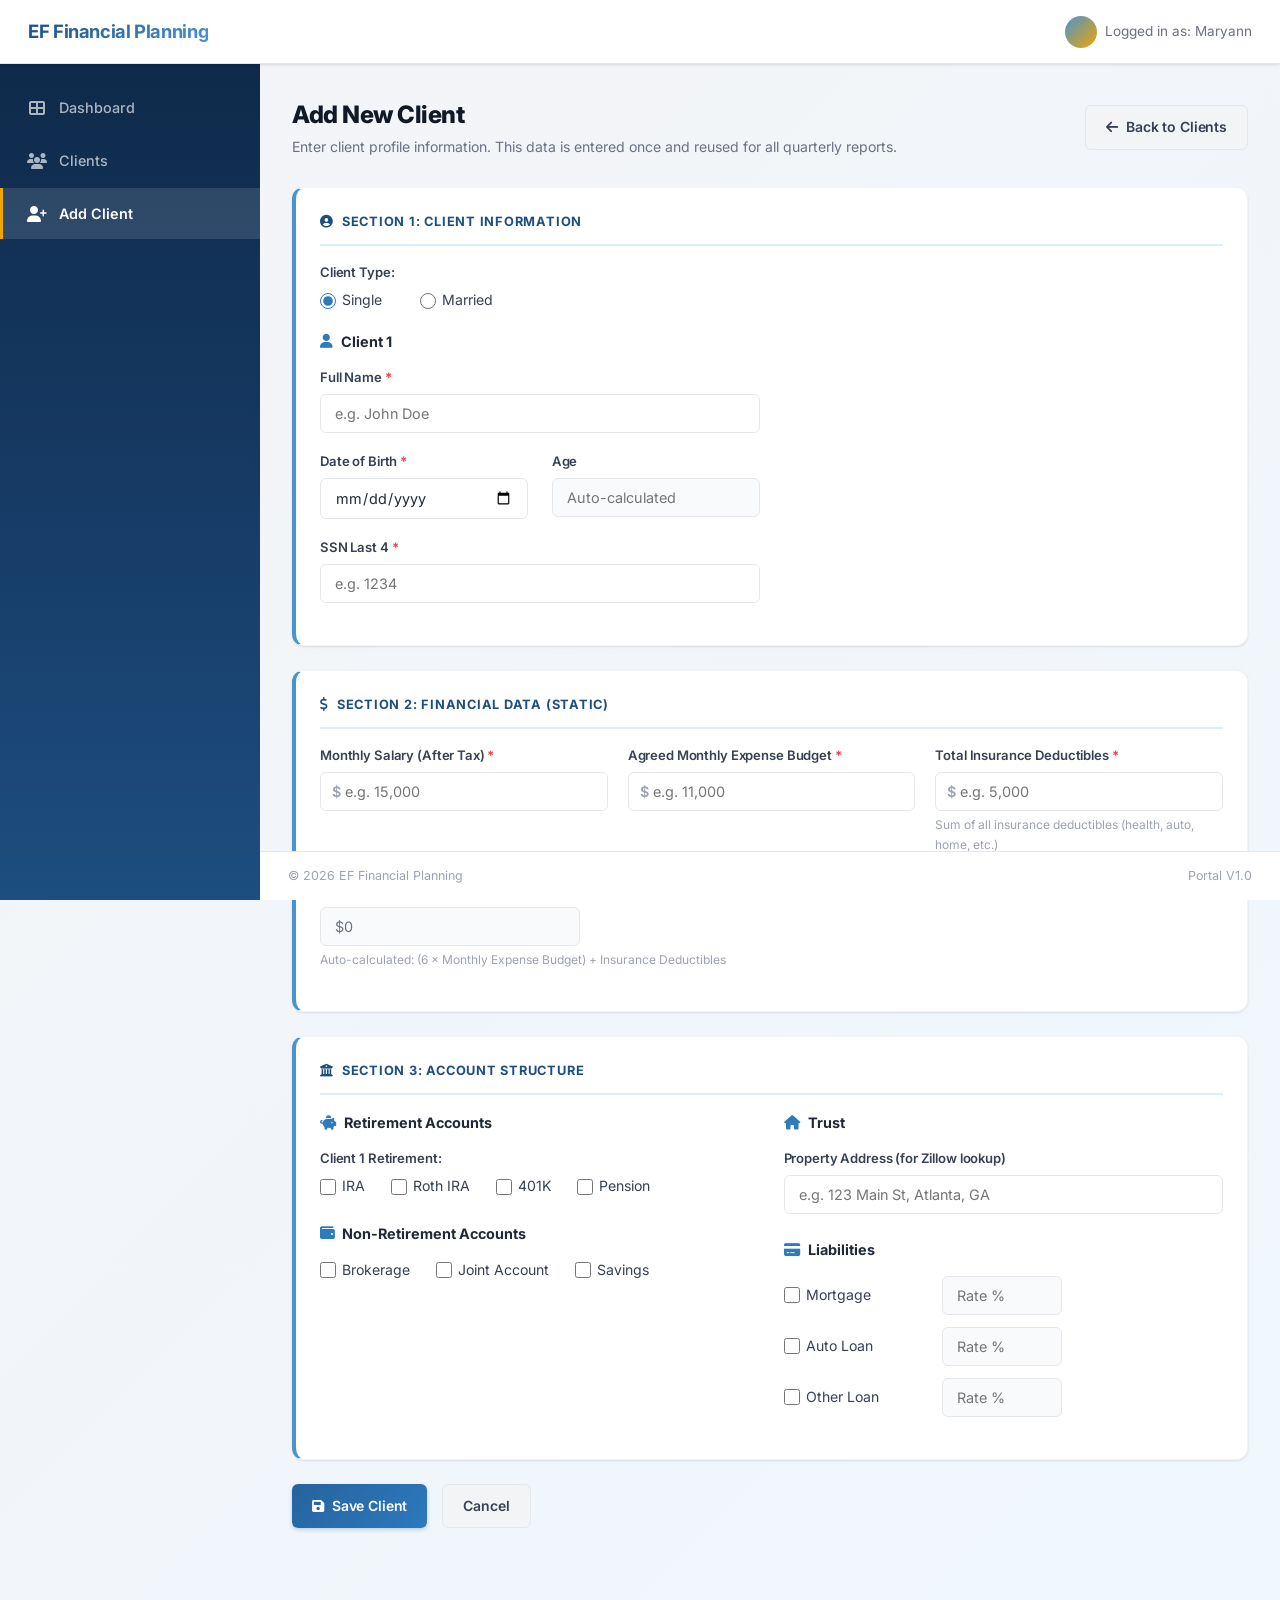
<file: add-client.html>
<!DOCTYPE html>
<html lang="en">
<head>
  <meta charset="UTF-8">
  <meta name="viewport" content="width=device-width, initial-scale=1.0">
  <title>Client Profile — EF Financial Planning Portal</title>
  <meta name="description" content="Add or edit client profile information including personal details, financial data, and account structure.">
  <link rel="stylesheet" href="css/style.css">
  <link rel="stylesheet" href="https://cdnjs.cloudflare.com/ajax/libs/font-awesome/6.5.0/css/all.min.css">
</head>
<body>

  <header class="header">
    <div class="logo">EF Financial Planning</div>
    <div class="user-info">Logged in as: Maryann</div>
  </header>

  <div class="app-container">
    <nav class="sidebar">
      <ul class="sidebar-nav">
        <li><a href="index.html"><i class="fas fa-th-large"></i> Dashboard</a></li>
        <li><a href="clients.html"><i class="fas fa-users"></i> Clients</a></li>
        <li><a href="add-client.html" class="active" id="nav-add-client"><i class="fas fa-user-plus"></i> Add Client</a></li>
      </ul>
    </nav>

    <main class="main-content">
      <div class="page-header">
        <div>
          <h1 id="page-title">Add New Client</h1>
          <p class="subtitle" id="page-subtitle">Enter client profile information. This data is entered once and reused for all quarterly reports.</p>
        </div>
        <a href="clients.html" class="btn btn-secondary"><i class="fas fa-arrow-left"></i> Back to Clients</a>
      </div>

      <!-- ═══ SECTION 1: CLIENT INFORMATION ═══ -->
      <div class="card mb-24 section-card">
        <div class="card-title"><i class="fas fa-user-circle"></i> Section 1: Client Information</div>

        <div class="form-group">
          <label class="form-label">Client Type:</label>
          <div class="d-flex gap-20">
            <label class="check-inline">
              <input type="radio" name="clientType" id="type-single" value="single" checked> Single
            </label>
            <label class="check-inline">
              <input type="radio" name="clientType" id="type-married" value="married"> Married
            </label>
          </div>
        </div>

        <div class="grid-2">
          <!-- Client 1 -->
          <div>
            <h4 class="section-heading"><i class="fas fa-user"></i> Client 1</h4>
            <div class="form-group">
              <label class="form-label" for="c1-name">Full Name <span class="required-dot">*</span></label>
              <input type="text" id="c1-name" class="form-control" placeholder="e.g. John Doe" required>
            </div>
            <div class="grid-2">
              <div class="form-group">
                <label class="form-label" for="c1-dob">Date of Birth <span class="required-dot">*</span></label>
                <input type="date" id="c1-dob" class="form-control" required>
              </div>
              <div class="form-group">
                <label class="form-label" for="c1-age">Age</label>
                <input type="text" id="c1-age" class="form-control" readonly placeholder="Auto-calculated">
              </div>
            </div>
            <div class="form-group">
              <label class="form-label" for="c1-ssn">SSN Last 4 <span class="required-dot">*</span></label>
              <input type="text" id="c1-ssn" class="form-control" maxlength="4" placeholder="e.g. 1234" required>
            </div>
          </div>

          <!-- Client 2 -->
          <div id="client2-section" style="display:none; border-left: 2px solid var(--primary-100); padding-left: 24px;">
            <h4 class="section-heading"><i class="fas fa-user"></i> Client 2 (Spouse)</h4>
            <div class="form-group">
              <label class="form-label" for="c2-name">Full Name <span class="required-dot">*</span></label>
              <input type="text" id="c2-name" class="form-control" placeholder="e.g. Jane Doe">
            </div>
            <div class="grid-2">
              <div class="form-group">
                <label class="form-label" for="c2-dob">Date of Birth</label>
                <input type="date" id="c2-dob" class="form-control">
              </div>
              <div class="form-group">
                <label class="form-label" for="c2-age">Age</label>
                <input type="text" id="c2-age" class="form-control" readonly placeholder="Auto-calculated">
              </div>
            </div>
            <div class="form-group">
              <label class="form-label" for="c2-ssn">SSN Last 4</label>
              <input type="text" id="c2-ssn" class="form-control" maxlength="4" placeholder="e.g. 5678">
            </div>
          </div>
        </div>
      </div>

      <!-- ═══ SECTION 2: FINANCIAL DATA (STATIC) ═══ -->
      <div class="card mb-24 section-card">
        <div class="card-title"><i class="fas fa-dollar-sign"></i> Section 2: Financial Data (Static)</div>
        <div class="grid-3">
          <div class="form-group">
            <label class="form-label" for="monthly-salary">Monthly Salary (After Tax) <span class="required-dot">*</span></label>
            <div class="currency-input-wrap">
              <span class="currency-symbol">$</span>
              <input type="text" id="monthly-salary" class="form-control" placeholder="e.g. 15,000" required>
            </div>
          </div>
          <div class="form-group">
            <label class="form-label" for="expense-budget">Agreed Monthly Expense Budget <span class="required-dot">*</span></label>
            <div class="currency-input-wrap">
              <span class="currency-symbol">$</span>
              <input type="text" id="expense-budget" class="form-control" placeholder="e.g. 11,000" required>
            </div>
          </div>
          <div class="form-group">
            <label class="form-label" for="ins-deductibles">Total Insurance Deductibles <span class="required-dot">*</span></label>
            <div class="currency-input-wrap">
              <span class="currency-symbol">$</span>
              <input type="text" id="ins-deductibles" class="form-control" placeholder="e.g. 5,000" required>
            </div>
            <p class="form-hint">Sum of all insurance deductibles (health, auto, home, etc.)</p>
          </div>
        </div>
        <div class="form-group mt-8">
          <label class="form-label">Private Reserve Target</label>
          <input type="text" id="private-reserve-target" class="form-control" readonly value="$0" style="max-width: 260px;">
          <p class="form-hint">Auto-calculated: (6 × Monthly Expense Budget) + Insurance Deductibles</p>
        </div>
      </div>

      <!-- ═══ SECTION 3: ACCOUNT STRUCTURE ═══ -->
      <div class="card mb-24 section-card">
        <div class="card-title"><i class="fas fa-building-columns"></i> Section 3: Account Structure</div>

        <div class="grid-2">
          <div>
            <h4 class="section-heading"><i class="fas fa-piggy-bank"></i> Retirement Accounts</h4>
            <div class="form-group mb-20">
              <label class="form-label">Client 1 Retirement:</label>
              <div class="d-flex flex-wrap gap-8">
                <label class="check-inline"><input type="checkbox" name="c1-ret" value="IRA"> IRA</label>
                <label class="check-inline"><input type="checkbox" name="c1-ret" value="Roth IRA"> Roth IRA</label>
                <label class="check-inline"><input type="checkbox" name="c1-ret" value="401K"> 401K</label>
                <label class="check-inline"><input type="checkbox" name="c1-ret" value="Pension"> Pension</label>
              </div>
            </div>
            <div class="form-group" id="c2-accounts" style="display:none;">
              <label class="form-label">Client 2 Retirement:</label>
              <div class="d-flex flex-wrap gap-8">
                <label class="check-inline"><input type="checkbox" name="c2-ret" value="IRA"> IRA</label>
                <label class="check-inline"><input type="checkbox" name="c2-ret" value="Roth IRA"> Roth IRA</label>
                <label class="check-inline"><input type="checkbox" name="c2-ret" value="401K"> 401K</label>
                <label class="check-inline"><input type="checkbox" name="c2-ret" value="Pension"> Pension</label>
              </div>
            </div>

            <h4 class="section-heading mt-24"><i class="fas fa-wallet"></i> Non-Retirement Accounts</h4>
            <div class="form-group">
              <div class="d-flex flex-wrap gap-8">
                <label class="check-inline"><input type="checkbox" name="non-ret" value="Brokerage"> Brokerage</label>
                <label class="check-inline"><input type="checkbox" name="non-ret" value="Joint Account"> Joint Account</label>
                <label class="check-inline"><input type="checkbox" name="non-ret" value="Savings"> Savings</label>
              </div>
            </div>
          </div>

          <div>
            <h4 class="section-heading"><i class="fas fa-house"></i> Trust</h4>
            <div class="form-group">
              <label class="form-label" for="trust-address">Property Address (for Zillow lookup)</label>
              <input type="text" id="trust-address" class="form-control" placeholder="e.g. 123 Main St, Atlanta, GA">
            </div>

            <h4 class="section-heading mt-24"><i class="fas fa-credit-card"></i> Liabilities</h4>
            <div class="form-group">
              <div class="d-flex align-center mb-12 gap-10">
                <label class="check-inline" style="width:130px"><input type="checkbox" id="has-mortgage" value="Mortgage"> Mortgage</label>
                <input type="number" step="0.1" id="rate-mortgage" class="form-control" placeholder="Rate %" style="width:120px" disabled>
              </div>
              <div class="d-flex align-center mb-12 gap-10">
                <label class="check-inline" style="width:130px"><input type="checkbox" id="has-auto" value="Auto Loan"> Auto Loan</label>
                <input type="number" step="0.1" id="rate-auto" class="form-control" placeholder="Rate %" style="width:120px" disabled>
              </div>
              <div class="d-flex align-center mb-12 gap-10">
                <label class="check-inline" style="width:130px"><input type="checkbox" id="has-other" value="Other Loan"> Other Loan</label>
                <input type="number" step="0.1" id="rate-other" class="form-control" placeholder="Rate %" style="width:120px" disabled>
              </div>
            </div>
          </div>
        </div>
      </div>

      <!-- Action Buttons -->
      <div class="d-flex gap-15">
        <button id="save-client-btn" class="btn btn-primary"><i class="fas fa-save"></i> Save Client</button>
        <a href="clients.html" class="btn btn-secondary">Cancel</a>
      </div>

    </main>

    <footer class="footer">
      <span>© 2026 EF Financial Planning</span>
      <span>Portal V1.0</span>
    </footer>
  </div>

  <script src="js/app.js"></script>
  <script>
    document.addEventListener('DOMContentLoaded', async () => {
      const urlParams = new URLSearchParams(window.location.search);
      const clientId = urlParams.get('id');

      const typeSingle = document.getElementById('type-single');
      const typeMarried = document.getElementById('type-married');
      const c2Section = document.getElementById('client2-section');
      const c2Accounts = document.getElementById('c2-accounts');

      // ── Toggle Client 2 ──
      function toggleClient2() {
        if (typeMarried.checked) {
          c2Section.style.display = 'block';
          c2Accounts.style.display = 'block';
          document.getElementById('c2-name').required = true;
        } else {
          c2Section.style.display = 'none';
          c2Accounts.style.display = 'none';
          document.getElementById('c2-name').required = false;
        }
      }
      typeSingle.addEventListener('change', toggleClient2);
      typeMarried.addEventListener('change', toggleClient2);

      // ── DOB → Age ──
      document.getElementById('c1-dob').addEventListener('change', function () {
        document.getElementById('c1-age').value = app.calculateAge(this.value);
      });
      document.getElementById('c2-dob').addEventListener('change', function () {
        document.getElementById('c2-age').value = app.calculateAge(this.value);
      });

      // ── Liability rate toggle ──
      const toggleLiabilityInput = (chkId, inId) => {
        document.getElementById(chkId).addEventListener('change', function () {
          document.getElementById(inId).disabled = !this.checked;
          if (!this.checked) document.getElementById(inId).value = '';
        });
      };
      toggleLiabilityInput('has-mortgage', 'rate-mortgage');
      toggleLiabilityInput('has-auto', 'rate-auto');
      toggleLiabilityInput('has-other', 'rate-other');

      // ── Private Reserve Target auto-calc ──
      function updatePrivateReserveTarget() {
        const expense = app.parseCurrency(document.getElementById('expense-budget').value);
        const deductibles = app.parseCurrency(document.getElementById('ins-deductibles').value);
        const target = expense * 6 + deductibles;
        document.getElementById('private-reserve-target').value = app.formatCurrency(target);
      }

      document.getElementById('expense-budget').addEventListener('input', updatePrivateReserveTarget);
      document.getElementById('ins-deductibles').addEventListener('input', updatePrivateReserveTarget);

      // ── Currency formatting on blur ──
      const currencyFields = ['monthly-salary', 'expense-budget', 'ins-deductibles'];
      currencyFields.forEach(id => {
        const el = document.getElementById(id);
        el.addEventListener('blur', function () {
          const val = app.parseCurrency(this.value);
          if (val > 0) this.value = new Intl.NumberFormat('en-US').format(val);
        });
        el.addEventListener('focus', function () {
          const val = app.parseCurrency(this.value);
          this.value = val > 0 ? val : '';
        });
      });

      // ── Load Data if Edit Mode ──
      if (clientId) {
        document.getElementById('page-title').textContent = 'Edit Client';
        document.getElementById('page-subtitle').textContent = 'Update client profile information.';
        document.getElementById('nav-add-client').innerHTML = '<i class="fas fa-pen-to-square"></i> Edit Client';
        document.getElementById('nav-add-client').classList.add('active');

        try {
          const client = await dataManager.getClient(clientId);
          if (client) {
            // Type
            if (client.type === 'married') {
              typeMarried.checked = true;
              toggleClient2();
              document.getElementById('c2-name').value = client.client2.name;
              document.getElementById('c2-dob').value = client.client2.dob;
              document.getElementById('c2-age').value = client.client2.age;
              document.getElementById('c2-ssn').value = client.client2.ssnLast4;
              client.accounts.retirement.client2.forEach(v => {
                const cb = document.querySelector(`input[name="c2-ret"][value="${v}"]`);
                if (cb) cb.checked = true;
              });
            }

            // Client 1
            document.getElementById('c1-name').value = client.client1.name;
            document.getElementById('c1-dob').value = client.client1.dob;
            document.getElementById('c1-age').value = client.client1.age;
            document.getElementById('c1-ssn').value = client.client1.ssnLast4;

            // Financials
            document.getElementById('monthly-salary').value = new Intl.NumberFormat('en-US').format(client.financials.monthlySalary);
            document.getElementById('expense-budget').value = new Intl.NumberFormat('en-US').format(client.financials.expenseBudget);
            document.getElementById('ins-deductibles').value = new Intl.NumberFormat('en-US').format(client.financials.insuranceDeductibles || 0);
            updatePrivateReserveTarget();

            // Retirement accounts
            client.accounts.retirement.client1.forEach(v => {
              const cb = document.querySelector(`input[name="c1-ret"][value="${v}"]`);
              if (cb) cb.checked = true;
            });

            // Non-retirement
            client.accounts.nonRetirement.forEach(v => {
              const cb = document.querySelector(`input[name="non-ret"][value="${v}"]`);
              if (cb) cb.checked = true;
            });

            // Trust
            document.getElementById('trust-address').value = client.accounts.trust.address;

            // Liabilities
            client.accounts.liabilities.forEach(l => {
              if (l.type === 'Mortgage') {
                document.getElementById('has-mortgage').checked = true;
                document.getElementById('rate-mortgage').value = l.rate;
                document.getElementById('rate-mortgage').disabled = false;
              }
              if (l.type === 'Auto Loan') {
                document.getElementById('has-auto').checked = true;
                document.getElementById('rate-auto').value = l.rate;
                document.getElementById('rate-auto').disabled = false;
              }
              if (l.type === 'Other Loan') {
                document.getElementById('has-other').checked = true;
                document.getElementById('rate-other').value = l.rate;
                document.getElementById('rate-other').disabled = false;
              }
            });
          }
        } catch (err) {
          app.showToast('Failed to load client data', 'error');
        }
      }

      // ── Save Client ──
      document.getElementById('save-client-btn').addEventListener('click', async () => {
        const name1 = document.getElementById('c1-name').value.trim();
        if (!name1) {
          app.showToast('Client 1 name is required', 'error');
          document.getElementById('c1-name').focus();
          return;
        }

        const salary = app.parseCurrency(document.getElementById('monthly-salary').value);
        const expense = app.parseCurrency(document.getElementById('expense-budget').value);
        if (!salary || !expense) {
          app.showToast('Monthly salary and expense budget are required', 'error');
          return;
        }

        const deductibles = app.parseCurrency(document.getElementById('ins-deductibles').value);

        const clientData = {
          id: clientId ? Number(clientId) : null,
          type: typeMarried.checked ? 'married' : 'single',
          client1: {
            name: document.getElementById('c1-name').value.trim(),
            dob: document.getElementById('c1-dob').value,
            age: document.getElementById('c1-age').value || 0,
            ssnLast4: document.getElementById('c1-ssn').value,
          },
          client2: typeMarried.checked
            ? {
                name: document.getElementById('c2-name').value.trim(),
                dob: document.getElementById('c2-dob').value,
                age: document.getElementById('c2-age').value || 0,
                ssnLast4: document.getElementById('c2-ssn').value,
              }
            : { name: '', dob: '', age: 0, ssnLast4: '' },
          financials: {
            monthlySalary: salary,
            expenseBudget: expense,
            insuranceDeductibles: deductibles,
            privateReserveTarget: expense * 6 + deductibles,
          },
          accounts: {
            retirement: {
              client1: Array.from(document.querySelectorAll('input[name="c1-ret"]:checked')).map(el => el.value),
              client2: typeMarried.checked
                ? Array.from(document.querySelectorAll('input[name="c2-ret"]:checked')).map(el => el.value)
                : [],
            },
            nonRetirement: Array.from(document.querySelectorAll('input[name="non-ret"]:checked')).map(el => el.value),
            trust: {
              address: document.getElementById('trust-address').value.trim(),
            },
            liabilities: [],
          },
          lastReportDate: null,
        };

        // Preserve lastReportDate on edit
        if (clientId) {
          try {
            const existing = await dataManager.getClient(clientId);
            clientData.lastReportDate = existing?.lastReportDate || null;
          } catch (e) { /* ignore */ }
        }

        if (document.getElementById('has-mortgage').checked)
          clientData.accounts.liabilities.push({ type: 'Mortgage', rate: parseFloat(document.getElementById('rate-mortgage').value) || 0 });
        if (document.getElementById('has-auto').checked)
          clientData.accounts.liabilities.push({ type: 'Auto Loan', rate: parseFloat(document.getElementById('rate-auto').value) || 0 });
        if (document.getElementById('has-other').checked)
          clientData.accounts.liabilities.push({ type: 'Other Loan', rate: parseFloat(document.getElementById('rate-other').value) || 0 });

        try {
          await dataManager.saveClient(clientData);
          app.showToast('Client saved successfully!');
          setTimeout(() => {
            window.location.href = 'clients.html';
          }, 800);
        } catch (err) {
          app.showToast('Failed to save client: ' + err.message, 'error');
        }
      });
    });
  </script>
</body>
</html>
</file>
<file: css/style.css>
@import url('https://fonts.googleapis.com/css2?family=Inter:wght@300;400;500;600;700;800&display=swap');

:root {
  /* Primary Palette */
  --primary-900: #0f2a4a;
  --primary-800: #163a64;
  --primary-700: #1d4e80;
  --primary-600: #25639e;
  --primary-500: #2d7abd;
  --primary-400: #4a93d1;
  --primary-300: #7ab3e3;
  --primary-200: #b0d4f1;
  --primary-100: #dceefb;
  --primary-50: #f0f7fe;

  /* Accent */
  --accent-600: #d4920a;
  --accent-500: #f0a500;
  --accent-400: #f5bc3d;
  --accent-300: #f9d580;
  --accent-100: #fef3d6;

  /* Semantic */
  --success-600: #16a34a;
  --success-500: #22c55e;
  --success-100: #dcfce7;
  --success-50: #f0fdf4;
  --danger-600: #dc2626;
  --danger-500: #ef4444;
  --danger-100: #fee2e2;
  --danger-50: #fef2f2;
  --warning-500: #f59e0b;
  --warning-100: #fef3c7;
  --info-500: #3b82f6;
  --info-100: #dbeafe;

  /* Neutrals */
  --gray-900: #111827;
  --gray-800: #1f2937;
  --gray-700: #374151;
  --gray-600: #4b5563;
  --gray-500: #6b7280;
  --gray-400: #9ca3af;
  --gray-300: #d1d5db;
  --gray-200: #e5e7eb;
  --gray-100: #f3f4f6;
  --gray-50: #f9fafb;
  --white: #ffffff;

  /* Layout */
  --sidebar-width: 260px;
  --header-height: 64px;
  --border-radius: 12px;
  --border-radius-sm: 8px;
  --border-radius-xs: 6px;

  /* Shadows */
  --shadow-xs: 0 1px 2px rgba(0,0,0,0.05);
  --shadow-sm: 0 1px 3px rgba(0,0,0,0.08), 0 1px 2px rgba(0,0,0,0.04);
  --shadow-md: 0 4px 6px -1px rgba(0,0,0,0.08), 0 2px 4px -2px rgba(0,0,0,0.04);
  --shadow-lg: 0 10px 15px -3px rgba(0,0,0,0.08), 0 4px 6px -4px rgba(0,0,0,0.04);
  --shadow-xl: 0 20px 25px -5px rgba(0,0,0,0.1), 0 8px 10px -6px rgba(0,0,0,0.06);

  /* Transition */
  --transition-fast: 150ms cubic-bezier(0.4, 0, 0.2, 1);
  --transition-base: 250ms cubic-bezier(0.4, 0, 0.2, 1);
  --transition-slow: 350ms cubic-bezier(0.4, 0, 0.2, 1);
}

/* ═══════════════════════════════════════ */
/* RESET & BASE                           */
/* ═══════════════════════════════════════ */
*, *::before, *::after {
  box-sizing: border-box;
  margin: 0;
  padding: 0;
}

body {
  font-family: 'Inter', -apple-system, BlinkMacSystemFont, sans-serif;
  background: linear-gradient(135deg, var(--gray-100) 0%, var(--primary-50) 100%);
  color: var(--gray-800);
  min-height: 100vh;
  line-height: 1.6;
  -webkit-font-smoothing: antialiased;
  -moz-osx-font-smoothing: grayscale;
}

/* ═══════════════════════════════════════ */
/* HEADER                                 */
/* ═══════════════════════════════════════ */
.header {
  background: var(--white);
  height: var(--header-height);
  display: flex;
  align-items: center;
  justify-content: space-between;
  padding: 0 28px;
  border-bottom: 1px solid var(--gray-200);
  box-shadow: var(--shadow-sm);
  position: fixed;
  top: 0;
  left: 0;
  right: 0;
  z-index: 1000;
  backdrop-filter: blur(12px);
  background: rgba(255,255,255,0.95);
}

.logo {
  font-size: 1.15rem;
  font-weight: 700;
  background: linear-gradient(135deg, var(--primary-700), var(--primary-400));
  -webkit-background-clip: text;
  -webkit-text-fill-color: transparent;
  background-clip: text;
  letter-spacing: -0.02em;
}

.user-info {
  font-size: 0.85rem;
  color: var(--gray-500);
  display: flex;
  align-items: center;
  gap: 8px;
}

.user-info::before {
  content: '';
  width: 32px;
  height: 32px;
  border-radius: 50%;
  background: linear-gradient(135deg, var(--primary-400), var(--accent-500));
  display: inline-flex;
  align-items: center;
  justify-content: center;
}

/* ═══════════════════════════════════════ */
/* APP LAYOUT                             */
/* ═══════════════════════════════════════ */
.app-container {
  display: flex;
  min-height: 100vh;
  padding-top: var(--header-height);
}

/* ═══════════════════════════════════════ */
/* SIDEBAR                                */
/* ═══════════════════════════════════════ */
.sidebar {
  width: var(--sidebar-width);
  background: linear-gradient(180deg, var(--primary-900) 0%, var(--primary-800) 50%, var(--primary-700) 100%);
  position: fixed;
  top: var(--header-height);
  left: 0;
  bottom: 0;
  overflow-y: auto;
  z-index: 900;
}

.sidebar-nav {
  list-style: none;
  padding-top: 16px;
}

.sidebar-nav li a {
  display: flex;
  align-items: center;
  gap: 12px;
  padding: 14px 24px;
  color: rgba(255, 255, 255, 0.65);
  text-decoration: none;
  font-size: 0.9rem;
  font-weight: 500;
  transition: all var(--transition-base);
  border-left: 3px solid transparent;
  margin: 2px 0;
}

.sidebar-nav li a i {
  width: 20px;
  text-align: center;
  font-size: 1rem;
  transition: transform var(--transition-base);
}

.sidebar-nav li a:hover {
  background: rgba(255, 255, 255, 0.08);
  color: rgba(255, 255, 255, 0.95);
  border-left-color: rgba(255, 255, 255, 0.3);
}

.sidebar-nav li a:hover i {
  transform: scale(1.15);
}

.sidebar-nav li a.active {
  background: rgba(255, 255, 255, 0.12);
  color: var(--white);
  border-left-color: var(--accent-500);
  font-weight: 600;
}

/* ═══════════════════════════════════════ */
/* MAIN CONTENT                           */
/* ═══════════════════════════════════════ */
.main-content {
  flex: 1;
  margin-left: var(--sidebar-width);
  padding: 32px;
  padding-bottom: 80px;
  max-width: calc(100vw - var(--sidebar-width));
}

/* ═══════════════════════════════════════ */
/* FOOTER                                 */
/* ═══════════════════════════════════════ */
.footer {
  background: var(--white);
  padding: 14px 28px;
  border-top: 1px solid var(--gray-200);
  position: fixed;
  bottom: 0;
  left: var(--sidebar-width);
  right: 0;
  font-size: 0.78rem;
  color: var(--gray-400);
  display: flex;
  justify-content: space-between;
  align-items: center;
  z-index: 500;
}

/* ═══════════════════════════════════════ */
/* CARDS                                  */
/* ═══════════════════════════════════════ */
.card {
  background: var(--white);
  border-radius: var(--border-radius);
  box-shadow: var(--shadow-sm);
  padding: 24px;
  border: 1px solid var(--gray-100);
  transition: box-shadow var(--transition-base), transform var(--transition-base);
}

.card:hover {
  box-shadow: var(--shadow-md);
}

.card-title {
  font-size: 0.8rem;
  font-weight: 700;
  text-transform: uppercase;
  letter-spacing: 0.06em;
  margin-bottom: 16px;
  color: var(--primary-700);
  padding-bottom: 12px;
  border-bottom: 2px solid var(--primary-100);
  display: flex;
  align-items: center;
  gap: 8px;
}

.section-card {
  border-left: 4px solid var(--primary-400);
}

/* Stat Cards */
.stat-card {
  text-align: center;
  padding: 28px 24px;
  position: relative;
  overflow: hidden;
}

.stat-card::before {
  content: '';
  position: absolute;
  top: 0;
  left: 0;
  right: 0;
  height: 4px;
  background: linear-gradient(90deg, var(--primary-500), var(--accent-500));
  border-radius: var(--border-radius) var(--border-radius) 0 0;
}

.stat-card .card-title {
  border-bottom: none;
  justify-content: center;
  color: var(--gray-500);
  font-size: 0.75rem;
  margin-bottom: 8px;
  padding-bottom: 0;
}

.stat-card h3 {
  font-size: 2.2rem;
  font-weight: 800;
  background: linear-gradient(135deg, var(--primary-600), var(--primary-400));
  -webkit-background-clip: text;
  -webkit-text-fill-color: transparent;
  background-clip: text;
  margin-top: 4px;
}

.stat-card .stat-label {
  font-size: 0.78rem;
  color: var(--gray-400);
  margin-top: 4px;
}

/* ═══════════════════════════════════════ */
/* BUTTONS                                */
/* ═══════════════════════════════════════ */
.btn {
  display: inline-flex;
  align-items: center;
  gap: 8px;
  padding: 10px 20px;
  border-radius: var(--border-radius-xs);
  text-decoration: none;
  font-size: 0.875rem;
  font-weight: 600;
  cursor: pointer;
  border: none;
  transition: all var(--transition-base);
  font-family: 'Inter', sans-serif;
  letter-spacing: -0.01em;
  white-space: nowrap;
}

.btn-primary {
  background: linear-gradient(135deg, var(--primary-600), var(--primary-500));
  color: var(--white);
  box-shadow: 0 2px 4px rgba(37, 99, 158, 0.25);
}

.btn-primary:hover {
  background: linear-gradient(135deg, var(--primary-700), var(--primary-600));
  box-shadow: 0 4px 8px rgba(37, 99, 158, 0.35);
  transform: translateY(-1px);
}

.btn-secondary {
  background: var(--gray-100);
  color: var(--gray-700);
  border: 1px solid var(--gray-200);
}

.btn-secondary:hover {
  background: var(--gray-200);
  border-color: var(--gray-300);
  transform: translateY(-1px);
}

.btn-success {
  background: linear-gradient(135deg, var(--success-600), var(--success-500));
  color: var(--white);
  box-shadow: 0 2px 4px rgba(22, 163, 74, 0.25);
}

.btn-success:hover {
  box-shadow: 0 4px 8px rgba(22, 163, 74, 0.35);
  transform: translateY(-1px);
}

.btn-accent {
  background: linear-gradient(135deg, var(--accent-600), var(--accent-500));
  color: var(--white);
  box-shadow: 0 2px 4px rgba(212, 146, 10, 0.25);
}

.btn-accent:hover {
  box-shadow: 0 4px 8px rgba(212, 146, 10, 0.35);
  transform: translateY(-1px);
}

.btn-danger {
  background: linear-gradient(135deg, var(--danger-600), var(--danger-500));
  color: var(--white);
  box-shadow: 0 2px 4px rgba(220, 38, 38, 0.25);
}

.btn-danger:hover {
  box-shadow: 0 4px 8px rgba(220, 38, 38, 0.35);
  transform: translateY(-1px);
}

.btn-sm {
  padding: 6px 14px;
  font-size: 0.8rem;
}

.btn:disabled {
  background: var(--gray-200) !important;
  color: var(--gray-400) !important;
  cursor: not-allowed;
  box-shadow: none !important;
  transform: none !important;
}

.btn-outline {
  background: transparent;
  border: 1.5px solid var(--primary-400);
  color: var(--primary-600);
}

.btn-outline:hover {
  background: var(--primary-50);
}

/* ═══════════════════════════════════════ */
/* FORMS                                  */
/* ═══════════════════════════════════════ */
.form-group {
  margin-bottom: 18px;
}

.form-label {
  display: block;
  margin-bottom: 6px;
  font-weight: 600;
  font-size: 0.82rem;
  color: var(--gray-700);
  letter-spacing: -0.01em;
}

.form-control {
  width: 100%;
  padding: 10px 14px;
  border: 1.5px solid var(--gray-200);
  border-radius: var(--border-radius-xs);
  font-size: 0.9rem;
  font-family: 'Inter', sans-serif;
  color: var(--gray-800);
  background: var(--white);
  transition: all var(--transition-fast);
}

.form-control:hover {
  border-color: var(--gray-300);
}

.form-control:focus {
  outline: none;
  border-color: var(--primary-400);
  box-shadow: 0 0 0 3px rgba(45, 122, 189, 0.12);
}

.form-control[readonly],
.form-control[disabled] {
  background-color: var(--gray-50);
  color: var(--gray-500);
  cursor: not-allowed;
  border-color: var(--gray-200);
}

.form-control.is-invalid {
  border-color: var(--danger-500);
  background-color: var(--danger-50);
}

.form-control.is-valid {
  border-color: var(--success-500);
}

.form-hint {
  font-size: 0.75rem;
  color: var(--gray-400);
  margin-top: 4px;
}

.currency-input-wrap {
  position: relative;
}

.currency-input-wrap .currency-symbol {
  position: absolute;
  left: 12px;
  top: 50%;
  transform: translateY(-50%);
  font-weight: 600;
  color: var(--gray-400);
  font-size: 0.9rem;
  pointer-events: none;
}

.currency-input-wrap .form-control {
  padding-left: 24px;
}

/* ═══════════════════════════════════════ */
/* RADIO & CHECKBOXES                     */
/* ═══════════════════════════════════════ */
.check-inline {
  display: inline-flex;
  align-items: center;
  margin-right: 18px;
  gap: 6px;
  font-size: 0.88rem;
  color: var(--gray-700);
  cursor: pointer;
}

.check-inline input[type="checkbox"],
.check-inline input[type="radio"] {
  accent-color: var(--primary-500);
  width: 16px;
  height: 16px;
  cursor: pointer;
}

/* ═══════════════════════════════════════ */
/* GRID LAYOUTS                           */
/* ═══════════════════════════════════════ */
.grid-3 {
  display: grid;
  grid-template-columns: repeat(3, 1fr);
  gap: 20px;
}

.grid-2 {
  display: grid;
  grid-template-columns: repeat(2, 1fr);
  gap: 24px;
}

/* ═══════════════════════════════════════ */
/* TABLES                                 */
/* ═══════════════════════════════════════ */
.table {
  width: 100%;
  border-collapse: separate;
  border-spacing: 0;
}

.table th, .table td {
  padding: 14px 18px;
  text-align: left;
}

.table th {
  background: var(--gray-50);
  font-weight: 700;
  font-size: 0.75rem;
  text-transform: uppercase;
  letter-spacing: 0.05em;
  color: var(--gray-500);
  border-bottom: 2px solid var(--gray-200);
}

.table td {
  border-bottom: 1px solid var(--gray-100);
  font-size: 0.9rem;
  color: var(--gray-700);
}

.table tbody tr {
  transition: background var(--transition-fast);
}

.table tbody tr:hover {
  background: var(--primary-50);
}

.table .client-link {
  color: var(--primary-600);
  text-decoration: none;
  font-weight: 600;
  transition: color var(--transition-fast);
}

.table .client-link:hover {
  color: var(--primary-700);
  text-decoration: underline;
}

.actions-cell {
  display: flex;
  gap: 8px;
}

/* ═══════════════════════════════════════ */
/* BADGES                                 */
/* ═══════════════════════════════════════ */
.badge {
  display: inline-flex;
  align-items: center;
  gap: 4px;
  padding: 3px 10px;
  border-radius: 20px;
  font-size: 0.72rem;
  font-weight: 600;
  text-transform: uppercase;
  letter-spacing: 0.04em;
}

.badge-married {
  background: var(--accent-100);
  color: var(--accent-600);
}

.badge-single {
  background: var(--primary-100);
  color: var(--primary-600);
}

/* ═══════════════════════════════════════ */
/* PAGE HEADER                            */
/* ═══════════════════════════════════════ */
.page-header {
  display: flex;
  align-items: center;
  justify-content: space-between;
  margin-bottom: 28px;
}

.page-header h1 {
  font-size: 1.5rem;
  font-weight: 800;
  color: var(--gray-900);
  letter-spacing: -0.02em;
}

.page-header .subtitle {
  font-size: 0.88rem;
  color: var(--gray-500);
  margin-top: 2px;
}

/* ═══════════════════════════════════════ */
/* SECTION HEADINGS                       */
/* ═══════════════════════════════════════ */
.section-heading {
  font-size: 0.9rem;
  font-weight: 700;
  color: var(--gray-800);
  margin-bottom: 14px;
  display: flex;
  align-items: center;
  gap: 8px;
}

.section-heading i {
  color: var(--primary-500);
}

/* ═══════════════════════════════════════ */
/* TOASTS                                 */
/* ═══════════════════════════════════════ */
#toast-container {
  position: fixed;
  top: 80px;
  right: 24px;
  z-index: 9999;
  display: flex;
  flex-direction: column;
  gap: 8px;
}

.toast {
  padding: 14px 20px;
  border-radius: var(--border-radius-sm);
  font-size: 0.88rem;
  font-weight: 500;
  box-shadow: var(--shadow-lg);
  opacity: 0;
  transform: translateX(100%);
  transition: all var(--transition-base);
  display: flex;
  align-items: center;
  gap: 10px;
  max-width: 360px;
}

.toast.show {
  opacity: 1;
  transform: translateX(0);
}

.toast.success {
  background: var(--success-600);
  color: var(--white);
}

.toast.error {
  background: var(--danger-600);
  color: var(--white);
}

.toast.info {
  background: var(--primary-700);
  color: var(--white);
}

/* ═══════════════════════════════════════ */
/* REQUIRED WARNING                       */
/* ═══════════════════════════════════════ */
.required-dot {
  color: var(--danger-500);
  font-weight: 700;
}

.required-warning {
  font-size: 0.7rem;
  color: var(--danger-500);
  font-weight: 600;
}

.field-incomplete {
  border-color: var(--warning-500) !important;
  background: var(--warning-100) !important;
}

.field-complete {
  border-color: var(--success-500) !important;
}

/* ═══════════════════════════════════════ */
/* REPORT SPECIFIC                        */
/* ═══════════════════════════════════════ */
.grand-total-banner {
  background: linear-gradient(135deg, var(--primary-800), var(--primary-600));
  color: var(--white);
  padding: 24px 28px;
  border-radius: var(--border-radius);
  text-align: right;
  box-shadow: var(--shadow-md);
}

.grand-total-banner h2 {
  font-size: 1.4rem;
  font-weight: 800;
  letter-spacing: -0.02em;
}

.grand-total-banner small {
  font-size: 0.78rem;
  opacity: 0.75;
}

.missing-counter {
  display: inline-flex;
  align-items: center;
  gap: 8px;
  padding: 10px 18px;
  border-radius: var(--border-radius-xs);
  font-weight: 700;
  font-size: 0.88rem;
}

.missing-counter.has-missing {
  background: var(--danger-100);
  color: var(--danger-600);
}

.missing-counter.all-complete {
  background: var(--success-100);
  color: var(--success-600);
}

/* Success Banner */
.success-banner {
  background: linear-gradient(135deg, var(--success-100), var(--success-50));
  color: var(--success-600);
  padding: 18px 24px;
  border-radius: var(--border-radius);
  border: 1.5px solid rgba(22, 163, 74, 0.2);
  font-weight: 700;
  text-align: center;
  font-size: 1rem;
  display: flex;
  align-items: center;
  justify-content: center;
  gap: 10px;
}

/* Prev Value Reference */
.prev-value {
  font-size: 0.72rem;
  color: var(--gray-400);
  margin-top: 3px;
  font-style: italic;
}

.use-last-btn {
  display: inline-flex;
  align-items: center;
  gap: 4px;
  padding: 2px 8px;
  font-size: 0.68rem;
  font-weight: 600;
  background: var(--primary-50);
  color: var(--primary-600);
  border: 1px solid var(--primary-200);
  border-radius: 4px;
  cursor: pointer;
  margin-left: 6px;
  transition: all var(--transition-fast);
}

.use-last-btn:hover {
  background: var(--primary-100);
}

/* ═══════════════════════════════════════ */
/* REPORT PREVIEW — SACS DIAGRAM          */
/* ═══════════════════════════════════════ */
.sacs-diagram {
  width: 100%;
  max-width: 700px;
  margin: 0 auto;
  padding: 40px 20px;
  position: relative;
}

.sacs-header {
  text-align: center;
  margin-bottom: 32px;
}

.sacs-header h2 {
  font-size: 1.3rem;
  font-weight: 800;
  color: var(--primary-800);
  letter-spacing: -0.02em;
}

.sacs-header .sacs-subtitle {
  font-size: 0.82rem;
  color: var(--gray-500);
  margin-top: 2px;
}

.sacs-flow {
  display: flex;
  align-items: center;
  justify-content: center;
  gap: 0px;
  margin: 30px 0;
}

.sacs-bubble {
  width: 160px;
  height: 160px;
  border-radius: 50%;
  display: flex;
  flex-direction: column;
  align-items: center;
  justify-content: center;
  font-weight: 700;
  position: relative;
  box-shadow: var(--shadow-md);
}

.sacs-bubble .bubble-label {
  font-size: 0.75rem;
  text-transform: uppercase;
  letter-spacing: 0.08em;
  opacity: 0.9;
  margin-bottom: 4px;
}

.sacs-bubble .bubble-amount {
  font-size: 1.3rem;
  font-weight: 800;
}

.sacs-bubble .bubble-period {
  font-size: 0.68rem;
  opacity: 0.7;
  margin-top: 2px;
}

.bubble-inflow {
  background: linear-gradient(135deg, #16a34a, #22c55e);
  color: var(--white);
}

.bubble-outflow {
  background: linear-gradient(135deg, #dc2626, #ef4444);
  color: var(--white);
}

.bubble-reserve {
  background: linear-gradient(135deg, var(--primary-700), var(--primary-500));
  color: var(--white);
}

.sacs-arrow {
  display: flex;
  align-items: center;
  justify-content: center;
  width: 60px;
  color: var(--gray-400);
  font-size: 1.6rem;
  position: relative;
}

.sacs-arrow::before {
  content: '';
  width: 40px;
  height: 3px;
  background: var(--gray-300);
  display: block;
}

.sacs-arrow::after {
  content: '▶';
  font-size: 0.8rem;
  position: absolute;
  right: 4px;
  color: var(--gray-400);
}

.sacs-info-row {
  display: flex;
  justify-content: space-around;
  margin-top: 36px;
  gap: 16px;
}

.sacs-info-box {
  flex: 1;
  text-align: center;
  padding: 18px 16px;
  border-radius: var(--border-radius-sm);
  background: var(--gray-50);
  border: 1px solid var(--gray-200);
}

.sacs-info-box .info-label {
  font-size: 0.72rem;
  font-weight: 700;
  color: var(--gray-500);
  text-transform: uppercase;
  letter-spacing: 0.05em;
  margin-bottom: 6px;
}

.sacs-info-box .info-value {
  font-size: 1.15rem;
  font-weight: 800;
  color: var(--gray-800);
}

/* ═══════════════════════════════════════ */
/* REPORT PREVIEW — TCC CHART             */
/* ═══════════════════════════════════════ */
.tcc-chart {
  width: 100%;
  max-width: 800px;
  margin: 0 auto;
  padding: 30px 10px;
}

.tcc-header {
  text-align: center;
  margin-bottom: 28px;
}

.tcc-header h2 {
  font-size: 1.3rem;
  font-weight: 800;
  color: var(--primary-800);
}

.tcc-header .tcc-subtitle {
  font-size: 0.82rem;
  color: var(--gray-500);
  margin-top: 2px;
}

.tcc-client-info {
  display: flex;
  justify-content: center;
  gap: 20px;
  margin-bottom: 24px;
}

.tcc-client-badge {
  display: flex;
  align-items: center;
  gap: 10px;
  padding: 10px 18px;
  border-radius: 30px;
  background: linear-gradient(135deg, var(--success-100), var(--success-50));
  border: 1.5px solid rgba(22, 163, 74, 0.2);
  font-size: 0.82rem;
  font-weight: 600;
  color: var(--gray-800);
}

.tcc-client-badge .client-detail {
  font-size: 0.72rem;
  color: var(--gray-500);
}

.tcc-section {
  margin-bottom: 24px;
}

.tcc-section-title {
  font-size: 0.75rem;
  font-weight: 700;
  text-transform: uppercase;
  letter-spacing: 0.06em;
  color: var(--gray-500);
  margin-bottom: 12px;
  padding-bottom: 6px;
  border-bottom: 1px solid var(--gray-200);
}

.tcc-bubbles {
  display: flex;
  flex-wrap: wrap;
  gap: 12px;
  margin-bottom: 10px;
}

.tcc-account-bubble {
  padding: 12px 18px;
  border-radius: var(--border-radius-sm);
  background: var(--white);
  border: 1.5px solid var(--gray-200);
  min-width: 140px;
  text-align: center;
  box-shadow: var(--shadow-xs);
  transition: transform var(--transition-fast);
}

.tcc-account-bubble:hover {
  transform: translateY(-2px);
  box-shadow: var(--shadow-sm);
}

.tcc-account-bubble .acct-type {
  font-size: 0.72rem;
  font-weight: 700;
  color: var(--gray-500);
  text-transform: uppercase;
  letter-spacing: 0.04em;
}

.tcc-account-bubble .acct-balance {
  font-size: 1.05rem;
  font-weight: 800;
  color: var(--gray-900);
  margin-top: 4px;
}

.tcc-total-box {
  padding: 14px 20px;
  border-radius: var(--border-radius-xs);
  background: var(--gray-50);
  border: 1.5px solid var(--gray-200);
  display: flex;
  align-items: center;
  justify-content: space-between;
  font-weight: 700;
  margin-top: 10px;
}

.tcc-total-box .total-label {
  font-size: 0.78rem;
  color: var(--gray-500);
  text-transform: uppercase;
  letter-spacing: 0.04em;
}

.tcc-total-box .total-value {
  font-size: 1.1rem;
  color: var(--primary-700);
  font-weight: 800;
}

.tcc-trust-box {
  padding: 18px 22px;
  border-radius: var(--border-radius);
  background: linear-gradient(135deg, var(--accent-100), var(--white));
  border: 1.5px solid rgba(212, 146, 10, 0.2);
  text-align: center;
  margin: 16px 0;
}

.tcc-trust-box .trust-label {
  font-size: 0.75rem;
  font-weight: 700;
  color: var(--accent-600);
  text-transform: uppercase;
  letter-spacing: 0.05em;
}

.tcc-trust-box .trust-address {
  font-size: 0.82rem;
  color: var(--gray-500);
  margin: 4px 0;
}

.tcc-trust-box .trust-value {
  font-size: 1.3rem;
  font-weight: 800;
  color: var(--gray-900);
}

.tcc-liability-bubble {
  padding: 12px 18px;
  border-radius: var(--border-radius-sm);
  background: var(--danger-50);
  border: 1.5px solid rgba(220, 38, 38, 0.15);
  min-width: 140px;
  text-align: center;
}

.tcc-liability-bubble .liab-type {
  font-size: 0.72rem;
  font-weight: 700;
  color: var(--danger-600);
  text-transform: uppercase;
}

.tcc-liability-bubble .liab-rate {
  font-size: 0.68rem;
  color: var(--gray-500);
}

.tcc-liability-bubble .liab-balance {
  font-size: 1.05rem;
  font-weight: 800;
  color: var(--gray-900);
  margin-top: 4px;
}

.tcc-grand-total {
  padding: 20px 28px;
  border-radius: var(--border-radius);
  background: linear-gradient(135deg, var(--primary-800), var(--primary-600));
  color: var(--white);
  text-align: center;
  margin-top: 20px;
  box-shadow: var(--shadow-md);
}

.tcc-grand-total .gt-label {
  font-size: 0.78rem;
  font-weight: 700;
  text-transform: uppercase;
  letter-spacing: 0.06em;
  opacity: 0.8;
}

.tcc-grand-total .gt-value {
  font-size: 1.8rem;
  font-weight: 800;
  margin-top: 4px;
}

/* ═══════════════════════════════════════ */
/* REPORT HISTORY                         */
/* ═══════════════════════════════════════ */
.report-history-item {
  display: flex;
  align-items: center;
  justify-content: space-between;
  padding: 14px 18px;
  border-radius: var(--border-radius-xs);
  background: var(--gray-50);
  border: 1px solid var(--gray-100);
  margin-bottom: 8px;
  transition: background var(--transition-fast);
}

.report-history-item:hover {
  background: var(--primary-50);
}

.report-history-item .rh-date {
  font-weight: 600;
  color: var(--gray-700);
  font-size: 0.88rem;
}

.report-history-item .rh-type {
  font-size: 0.75rem;
  color: var(--gray-500);
}

/* ═══════════════════════════════════════ */
/* EMPTY STATES                           */
/* ═══════════════════════════════════════ */
.empty-state {
  text-align: center;
  padding: 60px 20px;
  color: var(--gray-400);
}

.empty-state i {
  font-size: 2.5rem;
  margin-bottom: 16px;
  opacity: 0.5;
}

.empty-state p {
  font-size: 0.95rem;
  margin-bottom: 20px;
}

/* ═══════════════════════════════════════ */
/* UTILITY CLASSES                        */
/* ═══════════════════════════════════════ */
.d-flex { display: flex; }
.flex-wrap { flex-wrap: wrap; }
.justify-between { justify-content: space-between; }
.justify-center { justify-content: center; }
.align-center { align-items: center; }
.gap-8 { gap: 8px; }
.gap-10 { gap: 10px; }
.gap-15 { gap: 15px; }
.gap-20 { gap: 20px; }
.mb-8 { margin-bottom: 8px; }
.mb-12 { margin-bottom: 12px; }
.mb-16 { margin-bottom: 16px; }
.mb-20 { margin-bottom: 20px; }
.mb-24 { margin-bottom: 24px; }
.mb-28 { margin-bottom: 28px; }
.mb-32 { margin-bottom: 32px; }
.mt-8 { margin-top: 8px; }
.mt-12 { margin-top: 12px; }
.mt-16 { margin-top: 16px; }
.mt-20 { margin-top: 20px; }
.mt-24 { margin-top: 24px; }
.mr-8 { margin-right: 8px; }
.mr-15 { margin-right: 15px; }
.text-right { text-align: right; }
.text-center { text-align: center; }
.text-sm { font-size: 0.82rem; }
.text-muted { color: var(--gray-500); }
.fw-600 { font-weight: 600; }
.fw-700 { font-weight: 700; }

/* ═══════════════════════════════════════ */
/* ANIMATIONS                             */
/* ═══════════════════════════════════════ */
@keyframes fadeInUp {
  from {
    opacity: 0;
    transform: translateY(16px);
  }
  to {
    opacity: 1;
    transform: translateY(0);
  }
}

@keyframes fadeIn {
  from { opacity: 0; }
  to { opacity: 1; }
}

.animate-in {
  animation: fadeInUp 0.4s ease-out forwards;
}

.card {
  animation: fadeInUp 0.35s ease-out forwards;
}

.card:nth-child(2) { animation-delay: 0.05s; }
.card:nth-child(3) { animation-delay: 0.1s; }
.card:nth-child(4) { animation-delay: 0.15s; }

/* ═══════════════════════════════════════ */
/* RESPONSIVE                             */
/* ═══════════════════════════════════════ */
@media (max-width: 1024px) {
  .grid-3 {
    grid-template-columns: repeat(2, 1fr);
  }
}

@media (max-width: 768px) {
  .sidebar {
    display: none;
  }
  .main-content {
    margin-left: 0;
  }
  .footer {
    left: 0;
  }
  .grid-3, .grid-2 {
    grid-template-columns: 1fr;
  }
  .page-header {
    flex-direction: column;
    align-items: flex-start;
    gap: 12px;
  }
  .sacs-flow {
    flex-direction: column;
    gap: 12px;
  }
  .sacs-arrow {
    transform: rotate(90deg);
  }
}

/* ═══════════════════════════════════════ */
/* CONFIRM MODAL                          */
/* ═══════════════════════════════════════ */
.modal-overlay {
  position: fixed;
  top: 0;
  left: 0;
  right: 0;
  bottom: 0;
  background: rgba(0,0,0,0.5);
  backdrop-filter: blur(4px);
  display: flex;
  align-items: center;
  justify-content: center;
  z-index: 10000;
  animation: fadeIn 0.2s ease;
}

.modal-box {
  background: var(--white);
  border-radius: var(--border-radius);
  padding: 32px;
  max-width: 420px;
  width: 90%;
  box-shadow: var(--shadow-xl);
  text-align: center;
}

.modal-box h3 {
  font-size: 1.1rem;
  font-weight: 700;
  margin-bottom: 8px;
  color: var(--gray-900);
}

.modal-box p {
  font-size: 0.9rem;
  color: var(--gray-500);
  margin-bottom: 24px;
}

.modal-box .modal-actions {
  display: flex;
  gap: 12px;
  justify-content: center;
}
</file>
